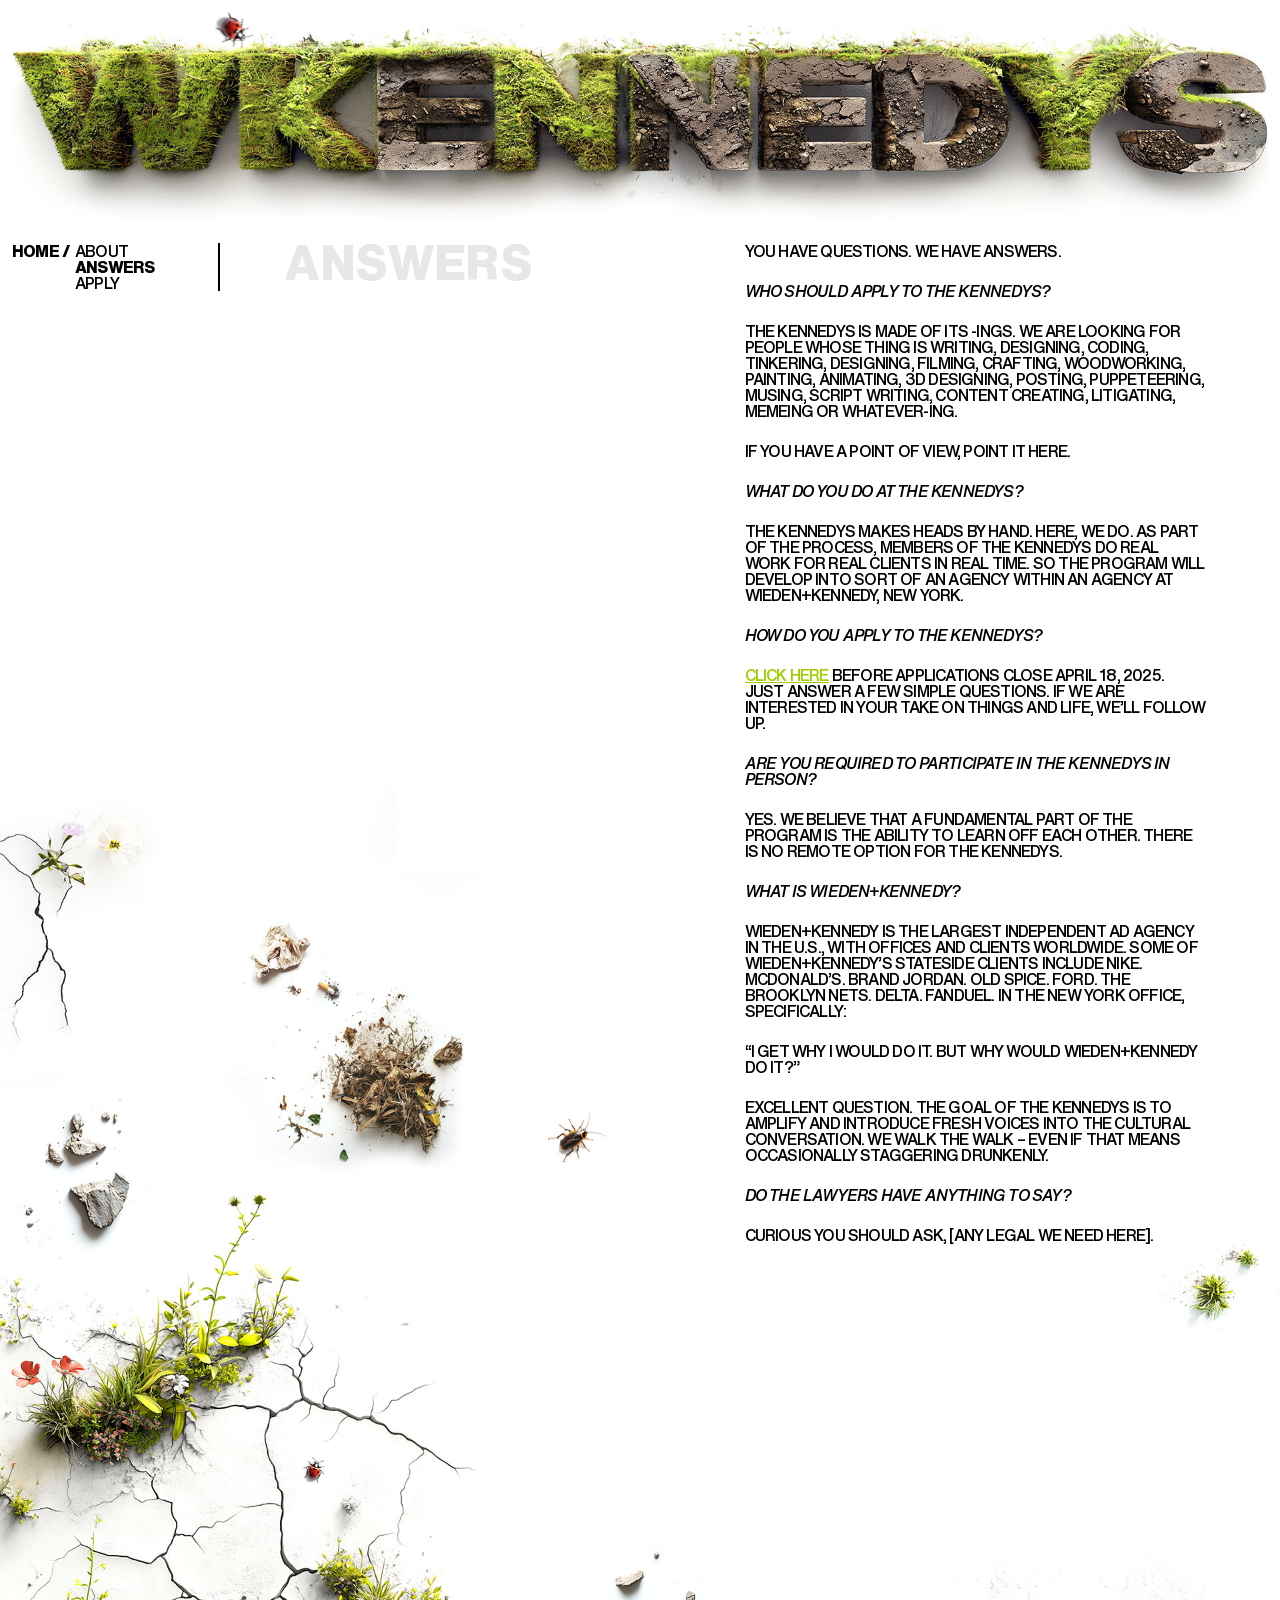
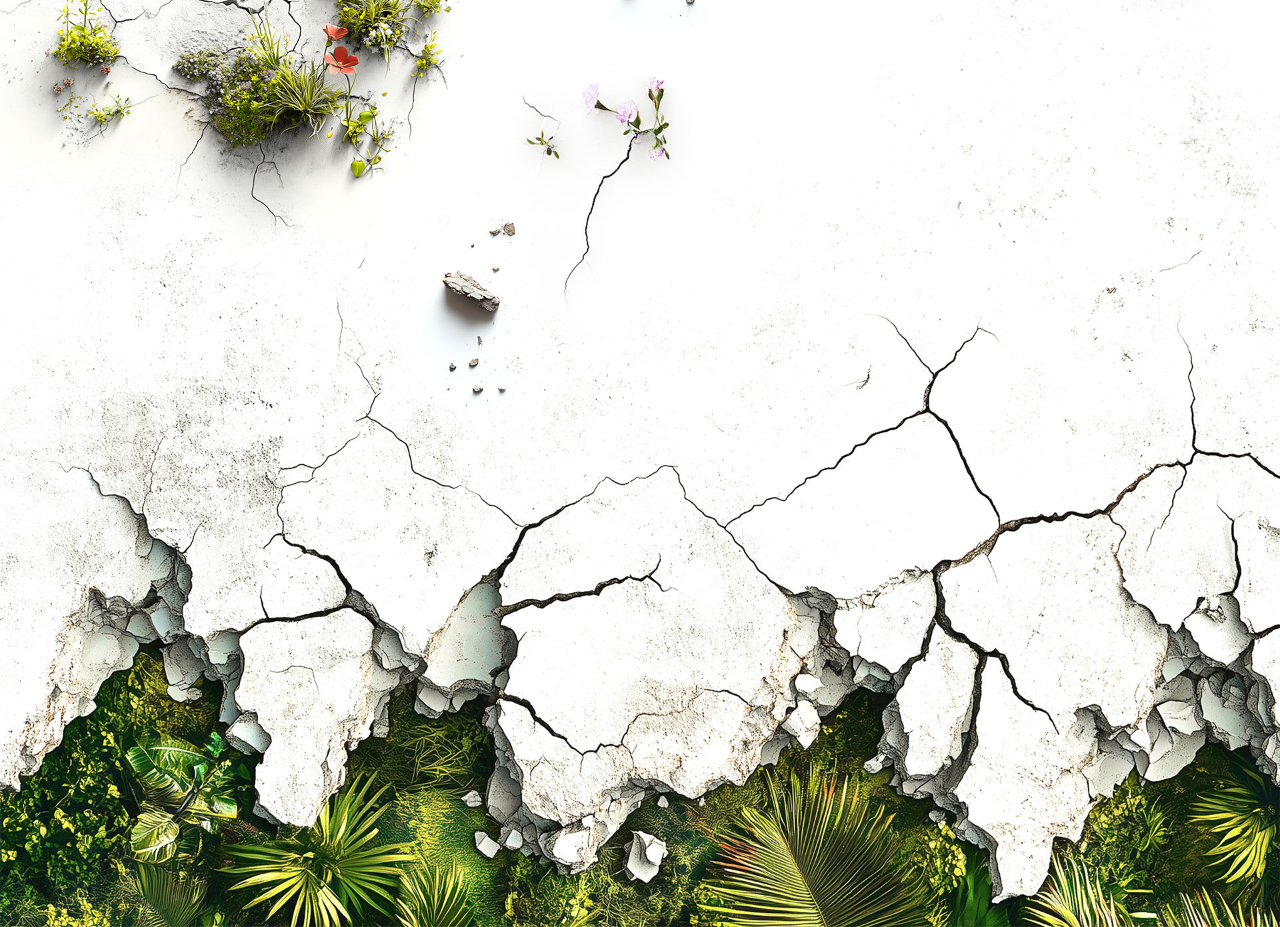
<file: answers.html>
<!doctype html>
<html class="no-js" lang="">
<head>
  <meta charset="utf-8">
  <title>Kennedys NYC</title>
  <meta name="description" content="">
  <meta name="viewport" content="width=device-width, initial-scale=1">
  <link rel="shortcut icon" href="img/favicon.jpg">
  <link rel="stylesheet" href="css/normalize.css">
  <link href="https://cdn.jsdelivr.net/npm/bootstrap@5.3.3/dist/css/bootstrap.min.css" rel="stylesheet" integrity="sha384-QWTKZyjpPEjISv5WaRU9OFeRpok6YctnYmDr5pNlyT2bRjXh0JMhjY6hW+ALEwIH" crossorigin="anonymous">
  <link rel="stylesheet" href="css/main.css">
  <meta name="theme-color" content="#fafafa">
</head>

<body class="answer-bg">
  <!--[if IE]>
    <p class="browserupgrade">You are using an <strong>outdated</strong> browser. Please <a href="https://browsehappy.com/">upgrade your browser</a> to improve your experience and security.</p>
  <![endif]-->

  <!-- Add your site or application content here -->
  <header>
    <div class="container-fluid">
      <div class="row py-4">
        <div class="col"><img src="img/wkennedys-logo.jpg" class="img-fluid" alt=""></div>
      </div>
    </div>
    <div class="ladybug"><img src="img/lady-bug.gif" class="img-fluid" alt=""></div>
  </header>
  <div class="container-fluid position-relative">
    <div class="row g-0">
      <div class="col-lg-7">
        <div class="breadcrumb">
          <div class="home">Home /</div>
          <div class="other-links">
            <ul>
              <li><a href="index.html">About</a></li>
              <li><a href="javascript:;" class="active">Answers</a></li>
              <li><a href="apply.html">Apply</a></li>
            </ul>
          </div>
          <div class="page-title">ANSWERS</div>
        </div>
      </div>
      <div class="col-lg-5 text-p-5per">
        <p>YOU HAVE QUESTIONS. WE HAVE ANSWERS.</p>
        <p><em>WHO SHOULD APPLY TO THE KENNEDYS? </em></p>
        <p>THE KENNEDYS IS MADE OF ITS -INGS. WE ARE LOOKING FOR PEOPLE WHOSE THING IS WRITING, DESIGNING, CODING, TINKERING, DESIGNING, FILMING, CRAFTING, WOODWORKING, PAINTING, ANIMATING, 3D DESIGNING, POSTING, PUPPETEERING, MUSING, SCRIPT WRITING, CONTENT CREATING, LITIGATING, MEMEING OR WHATEVER-ING. </p>
        <p>IF YOU HAVE A POINT OF VIEW, POINT IT HERE.</p>
        <p><em>WHAT DO YOU DO AT THE KENNEDYS?</em></p>
        <p>THE KENNEDYS MAKES HEADS BY HAND. HERE, WE DO. AS PART OF THE PROCESS, MEMBERS OF THE KENNEDYS DO REAL WORK FOR REAL CLIENTS IN REAL TIME. SO THE PROGRAM WILL DEVELOP INTO SORT OF AN AGENCY WITHIN AN AGENCY AT WIEDEN+KENNEDY, NEW YORK. </p>
        <p><em>HOW DO YOU APPLY TO THE KENNEDYS? </em></p>
        <p><a href="javascript:;" class="green-link">CLICK HERE</a> BEFORE APPLICATIONS CLOSE APRIL 18, 2025. JUST ANSWER A FEW SIMPLE QUESTIONS. IF WE ARE INTERESTED IN YOUR TAKE ON THINGS AND LIFE, WE’LL FOLLOW UP. </p>
        <p><em>ARE YOU REQUIRED TO PARTICIPATE IN THE KENNEDYS IN PERSON?</em></p>
        <p>YES. WE BELIEVE THAT A FUNDAMENTAL PART OF THE PROGRAM IS THE ABILITY TO LEARN OFF EACH OTHER. THERE IS NO REMOTE OPTION FOR THE KENNEDYS. </p>
        <p><em>WHAT IS WIEDEN+KENNEDY? </em></p>
        <p>WIEDEN+KENNEDY IS THE LARGEST INDEPENDENT AD AGENCY IN THE U.S., WITH OFFICES AND CLIENTS WORLDWIDE. SOME OF WIEDEN+KENNEDY’S STATESIDE CLIENTS INCLUDE NIKE. MCDONALD’S. BRAND JORDAN. OLD SPICE. FORD. THE BROOKLYN NETS. DELTA. FANDUEL. IN THE NEW YORK OFFICE, SPECIFICALLY: </p>
        <p>“I GET WHY I WOULD DO IT. BUT WHY WOULD WIEDEN+KENNEDY DO IT?” </p>
        <p>EXCELLENT QUESTION. THE GOAL OF THE KENNEDYS IS TO AMPLIFY AND INTRODUCE FRESH VOICES INTO THE CULTURAL CONVERSATION. WE WALK THE WALK – EVEN IF THAT MEANS OCCASIONALLY STAGGERING DRUNKENLY. </p>
        <p><em>DO THE LAWYERS HAVE ANYTHING TO SAY?</em></p>
        <p>CURIOUS YOU SHOULD ASK, [ANY LEGAL WE NEED HERE].</p>
      </div>
    </div>
  </div>


  
  <script src="js/vendor/modernizr-3.8.0.min.js"></script>
  <script src="https://code.jquery.com/jquery-3.7.1.min.js" integrity="sha256-/JqT3SQfawRcv/BIHPThkBvs0OEvtFFmqPF/lYI/Cxo=" crossorigin="anonymous"></script>
  <script>window.jQuery || document.write('<script src="js/vendor/jquery-3.7.1.min.js"><\/script>')</script>
  <script src="js/plugins.js"></script>
  <script src="js/main.js"></script>
</body>

</html>
</file>
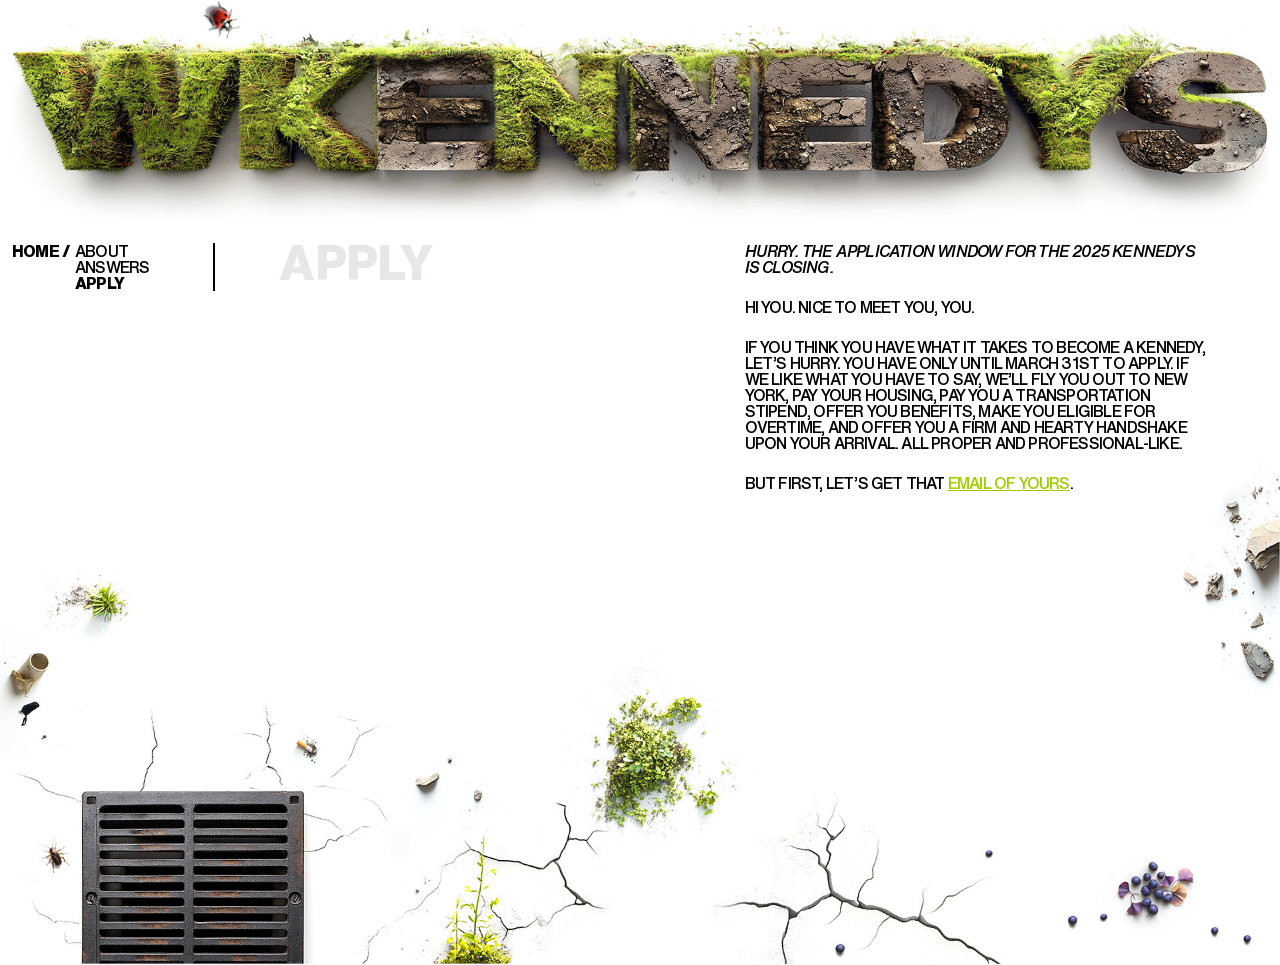
<file: apply.html>
<!doctype html>
<html class="no-js" lang="">
<head>
  <meta charset="utf-8">
  <title>Kennedys NYC</title>
  <meta name="description" content="">
  <meta name="viewport" content="width=device-width, initial-scale=1">
  <link rel="shortcut icon" href="img/favicon.jpg">
  <link rel="stylesheet" href="css/normalize.css">
  <link href="https://cdn.jsdelivr.net/npm/bootstrap@5.3.3/dist/css/bootstrap.min.css" rel="stylesheet" integrity="sha384-QWTKZyjpPEjISv5WaRU9OFeRpok6YctnYmDr5pNlyT2bRjXh0JMhjY6hW+ALEwIH" crossorigin="anonymous">
  <link rel="stylesheet" href="css/main.css">
  <meta name="theme-color" content="#fafafa">
</head>

<body class="apply-bg">
  <!--[if IE]>
    <p class="browserupgrade">You are using an <strong>outdated</strong> browser. Please <a href="https://browsehappy.com/">upgrade your browser</a> to improve your experience and security.</p>
  <![endif]-->

  <!-- Add your site or application content here -->
  <header>
    <div class="container-fluid">
      <div class="row py-4">
        <div class="col"><img src="img/wkennedys-logo.jpg" class="img-fluid" alt=""></div>
      </div>
    </div>
    <div class="ladybug"><img src="img/lady-bug.gif" class="img-fluid" alt=""></div>
  </header>
  <div class="container-fluid position-relative">
    <div class="row g-0">
      <div class="col-lg-7">
        <div class="breadcrumb">
          <div class="home">Home /</div>
          <div class="other-links">
            <ul>
              <li><a href="index.html">About</a></li>
              <li><a href="answers.html">Answers</a></li>
              <li><a href="javascript:;" class="active">Apply</a></li>
            </ul>
          </div>
          <div class="page-title">Apply</div>
        </div>
      </div>
      <div class="col-lg-5 text-p-5per">
        <p><em>HURRY. THE APPLICATION WINDOW FOR THE 2025 KENNEDYS IS CLOSING.</em></p>
        <p>HI YOU. NICE TO MEET YOU, YOU.</p>
        <p>IF YOU THINK YOU HAVE WHAT IT TAKES TO BECOME A KENNEDY, LET’S HURRY. YOU HAVE ONLY UNTIL MARCH 31ST TO APPLY. IF WE LIKE WHAT YOU HAVE TO SAY, WE’LL FLY YOU OUT TO NEW YORK, PAY YOUR HOUSING, PAY YOU A TRANSPORTATION STIPEND, OFFER YOU BENEFITS, MAKE YOU ELIGIBLE FOR OVERTIME, AND OFFER YOU A FIRM AND HEARTY HANDSHAKE UPON YOUR ARRIVAL. ALL PROPER AND PROFESSIONAL-LIKE.</p>
        <p>BUT FIRST, LET’S GET THAT <a href="javascript:;" class="green-link">EMAIL OF YOURS</a>.</p>
      </div>
    </div>
  </div>


  
  <script src="js/vendor/modernizr-3.8.0.min.js"></script>
  <script src="https://code.jquery.com/jquery-3.7.1.min.js" integrity="sha256-/JqT3SQfawRcv/BIHPThkBvs0OEvtFFmqPF/lYI/Cxo=" crossorigin="anonymous"></script>
  <script>window.jQuery || document.write('<script src="js/vendor/jquery-3.7.1.min.js"><\/script>')</script>
  <script src="js/plugins.js"></script>
  <script src="js/main.js"></script>
</body>

</html>
</file>
<file: css/main.css>
*{margin:0;padding:0;box-sizing:border-box;-webkit-box-sizing:border-box}body{margin:0;padding:0;font-size:1rem;line-height:1;letter-spacing:-0.8px;font-family:"HelveticaNowText-Medium",sans-serif;color:#000;background:#fff;-webkit-font-smoothing:antialiased;-moz-osx-font-smoothing:grayscale;text-rendering:optimizeLegibility}ul{margin:0px;padding:0px;list-style:none}strong{font-family:"HelveticaNowText-ExtraBold",sans-serif}em{font-family:"HelveticaNowText-MediumItalic",sans-serif}.noDisplay{display:none}header{position:relative}header .ladybug{position:absolute;width:20%;left:15%;top:0;pointer-events:none}p{margin-bottom:1.5rem}.green-link{color:#9fce00}.home-bg{background:url(../img/home-footer.jpg) center bottom no-repeat;padding-bottom:120vh;background-size:100%}.text-p-5per{padding-right:5%}.cockroach{position:absolute;width:40%;right:0;bottom:-18%;pointer-events:none}.answer-bg{background:url(../img/answer-footer.jpg) center bottom no-repeat;padding-bottom:140vh;background-size:100%}.apply-bg{background:url(../img/apply-footer.jpg) center bottom no-repeat;padding-bottom:50vh;background-size:100%}.breadcrumb{display:flex;text-transform:uppercase}.breadcrumb .home{font-family:"HelveticaNowText-ExtraBold",sans-serif;line-height:1}.breadcrumb .other-links{padding-left:.3rem;padding-right:4rem;border-right:#000 solid 2px}.breadcrumb .other-links ul li{line-height:1}.breadcrumb .other-links ul li a{color:#000;text-decoration:none}.breadcrumb .other-links ul li a.active{font-family:"HelveticaNowText-ExtraBold",sans-serif}.breadcrumb .page-title{font-size:3rem;color:#e6e7e8;line-height:.8;font-family:"HelveticaNowText-ExtraBold",sans-serif;padding-left:4rem}@font-face{font-family:"HelveticaNowText-Medium";src:url("../fonts/HelveticaNowText-Medium.woff2") format("woff2"),url("../fonts/HelveticaNowText-Medium.woff") format("woff");font-style:normal;font-weight:400}@font-face{font-family:"HelveticaNowText-ExtraBold";src:url("../fonts/HelveticaNowText-ExtraBold.woff2") format("woff2"),url("../fonts/HelveticaNowText-ExtraBold.woff") format("woff");font-style:normal;font-weight:400}@font-face{font-family:"HelveticaNowText-MediumItalic";src:url("../fonts/HelveticaNowText-MediumItalic.woff2") format("woff2"),url("../fonts/HelveticaNowText-MediumItalic.woff") format("woff");font-style:normal;font-weight:400}/*# sourceMappingURL=main.css.map */
</file>
